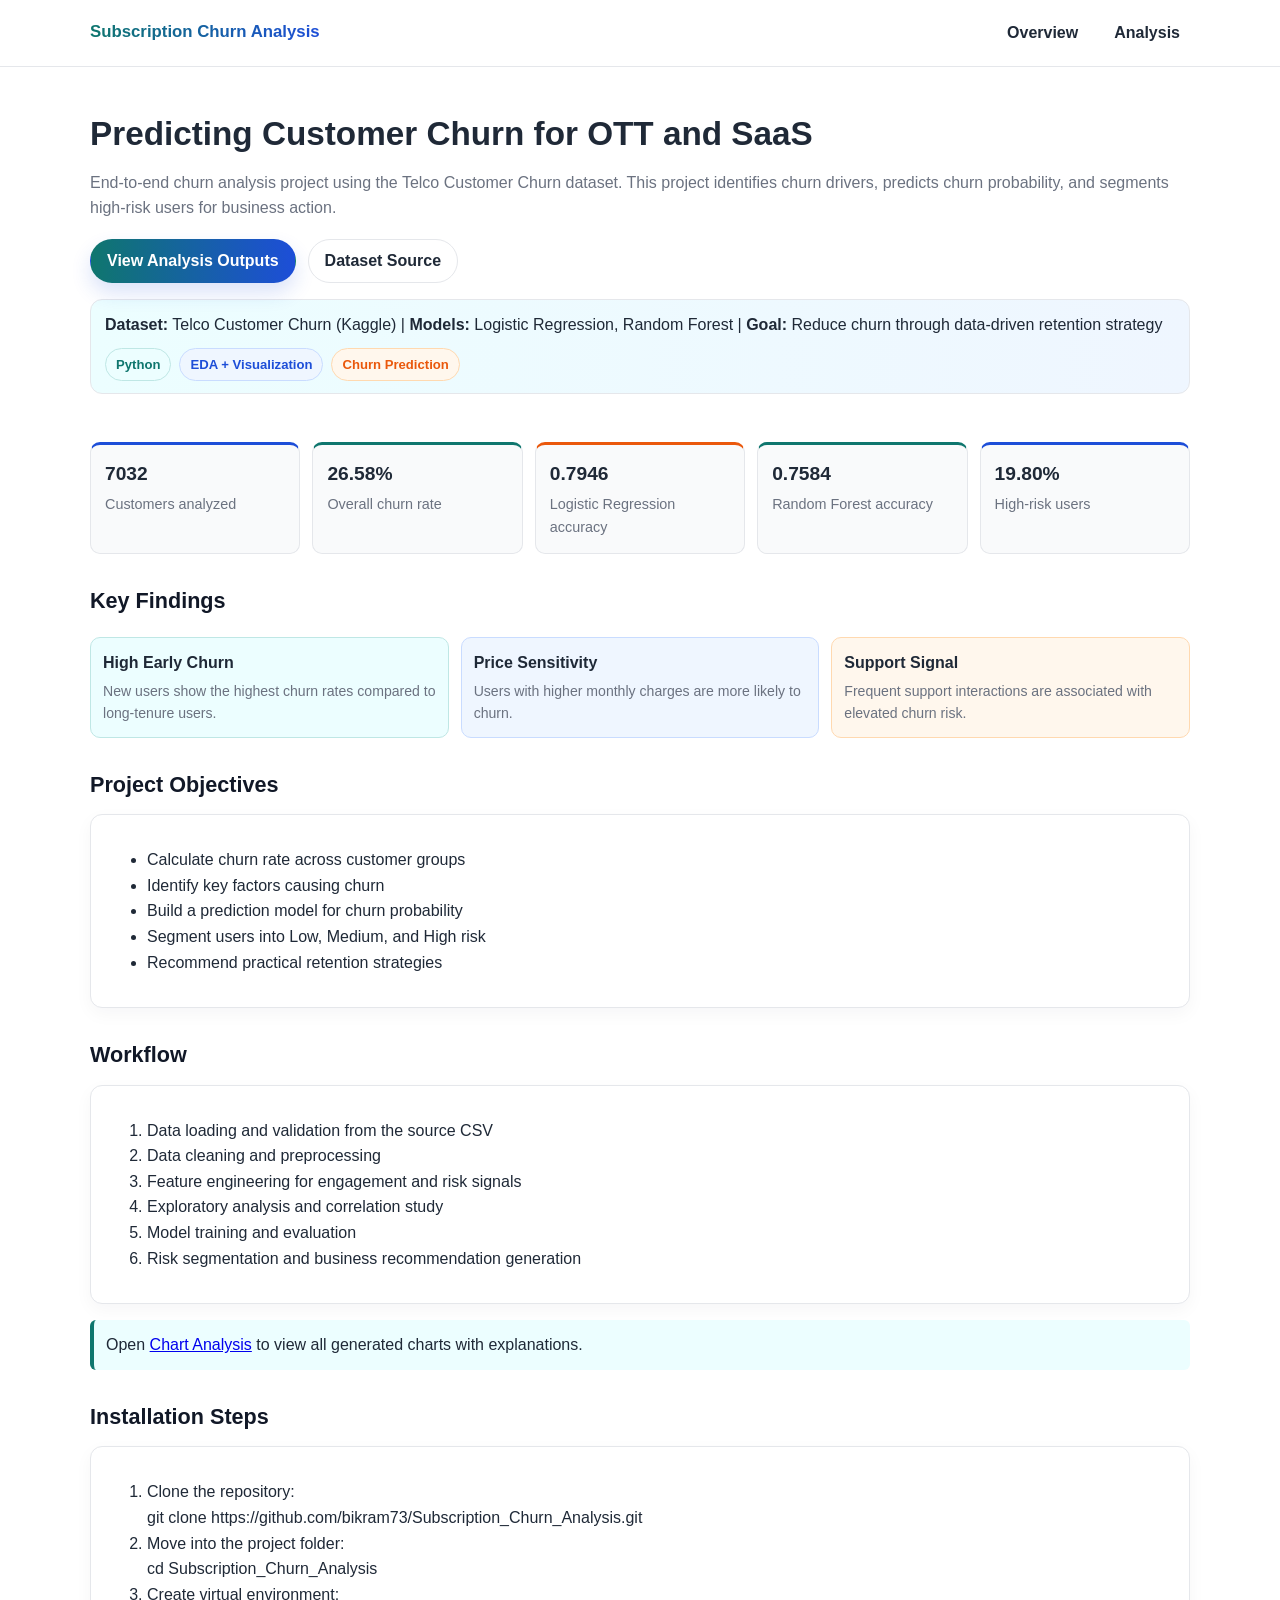
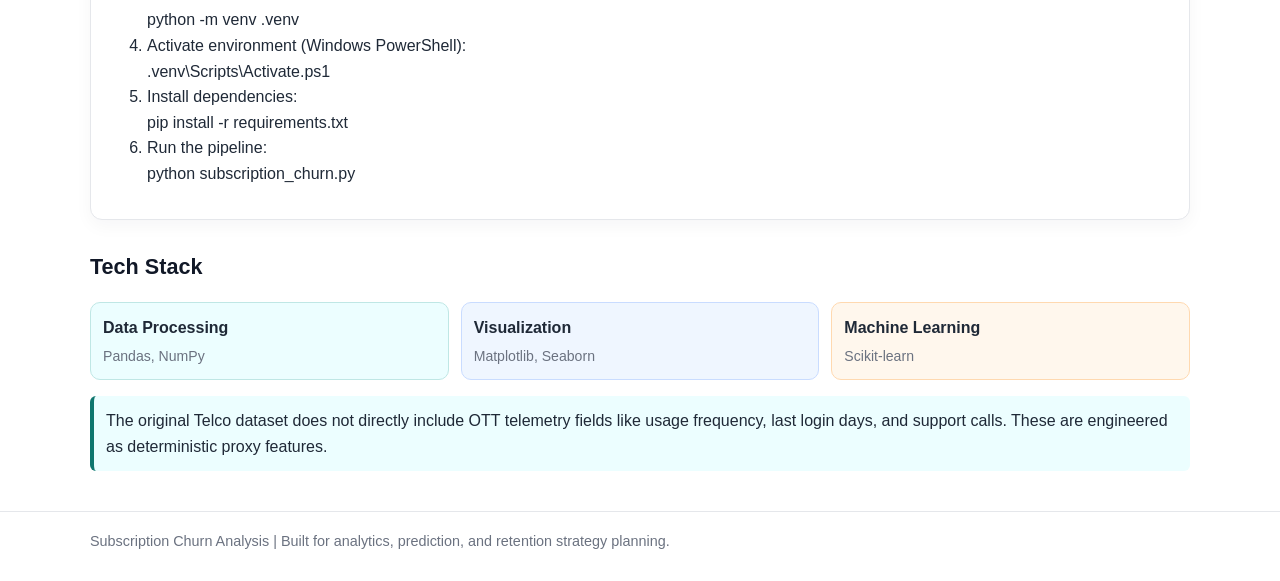
<file: templates/index.html>
<!DOCTYPE html>
<html lang="en">
<head>
	<meta charset="UTF-8" />
	<meta name="viewport" content="width=device-width, initial-scale=1.0" />
	<title>Subscription Churn Analysis</title>
	<link rel="stylesheet" href="/templates/style.css" />
</head>
<body>
	<header>
		<div class="container nav">
			<div class="brand">Subscription Churn Analysis</div>
			<nav class="nav-links">
				<a href="/">Overview</a>
				<a href="/analysis.html">Analysis</a>
			</nav>
		</div>
	</header>

	<main class="container">
		<section class="hero">
			<h1>Predicting Customer Churn for OTT and SaaS</h1>
			<p>
				End-to-end churn analysis project using the Telco Customer Churn dataset.
				This project identifies churn drivers, predicts churn probability, and segments
				high-risk users for business action.
			</p>
			<div class="hero-actions">
				<a class="button button-primary" href="/analysis.html">View Analysis Outputs</a>
				<a class="button button-secondary" href="https://www.kaggle.com/datasets/blastchar/telco-customer-churn" target="_blank" rel="noopener noreferrer">Dataset Source</a>
			</div>
			<div class="hero-banner">
				<strong>Dataset:</strong> Telco Customer Churn (Kaggle) | <strong>Models:</strong>
				Logistic Regression, Random Forest | <strong>Goal:</strong> Reduce churn through data-driven retention strategy
				<div class="chip-row">
					<span class="chip primary">Python</span>
					<span class="chip secondary">EDA + Visualization</span>
					<span class="chip accent">Churn Prediction</span>
				</div>
			</div>
		</section>

		<section class="kpi-grid">
			<article class="kpi">
				<h3>7032</h3>
				<p>Customers analyzed</p>
			</article>
			<article class="kpi">
				<h3>26.58%</h3>
				<p>Overall churn rate</p>
			</article>
			<article class="kpi">
				<h3>0.7946</h3>
				<p>Logistic Regression accuracy</p>
			</article>
			<article class="kpi">
				<h3>0.7584</h3>
				<p>Random Forest accuracy</p>
			</article>
			<article class="kpi">
				<h3>19.80%</h3>
				<p>High-risk users</p>
			</article>
		</section>

		<section class="section">
			<h2>Key Findings</h2>
			<div class="insight-grid">
				<article class="insight-card primary">
					<h3>High Early Churn</h3>
					<p>New users show the highest churn rates compared to long-tenure users.</p>
				</article>
				<article class="insight-card secondary">
					<h3>Price Sensitivity</h3>
					<p>Users with higher monthly charges are more likely to churn.</p>
				</article>
				<article class="insight-card accent">
					<h3>Support Signal</h3>
					<p>Frequent support interactions are associated with elevated churn risk.</p>
				</article>
			</div>
		</section>

		<section class="section">
			<h2>Project Objectives</h2>
			<div class="card">
				<ul>
					<li>Calculate churn rate across customer groups</li>
					<li>Identify key factors causing churn</li>
					<li>Build a prediction model for churn probability</li>
					<li>Segment users into Low, Medium, and High risk</li>
					<li>Recommend practical retention strategies</li>
				</ul>
			</div>
		</section>

		<section class="section">
			<h2>Workflow</h2>
			<div class="card">
				<ol>
					<li>Data loading and validation from the source CSV</li>
					<li>Data cleaning and preprocessing</li>
					<li>Feature engineering for engagement and risk signals</li>
					<li>Exploratory analysis and correlation study</li>
					<li>Model training and evaluation</li>
					<li>Risk segmentation and business recommendation generation</li>
				</ol>
			</div>
            <p class="note">
				Open <a href="/analysis.html">Chart Analysis</a> to view all generated charts with explanations.
			</p>
		</section>

		<section class="section">
			<h2>Installation Steps</h2>
			<div class="card">
				<ol>
					<li>Clone the repository:<br />git clone https://github.com/bikram73/Subscription_Churn_Analysis.git</li>
					<li>Move into the project folder:<br />cd Subscription_Churn_Analysis</li>
					<li>Create virtual environment:<br />python -m venv .venv</li>
					<li>Activate environment (Windows PowerShell):<br />.venv\Scripts\Activate.ps1</li>
					<li>Install dependencies:<br />pip install -r requirements.txt</li>
					<li>Run the pipeline:<br />python subscription_churn.py</li>
				</ol>
			</div>
		</section>

		<section class="section">
			<h2>Tech Stack</h2>
			<div class="insight-grid">
				<article class="insight-card primary">
					<h3>Data Processing</h3>
					<p>Pandas, NumPy</p>
				</article>
				<article class="insight-card secondary">
					<h3>Visualization</h3>
					<p>Matplotlib, Seaborn</p>
				</article>
				<article class="insight-card accent">
					<h3>Machine Learning</h3>
					<p>Scikit-learn</p>
				</article>
			</div>
			<p class="note">
				The original Telco dataset does not directly include OTT telemetry fields like usage frequency,
				last login days, and support calls. These are engineered as deterministic proxy features.
			</p>
		</section>
	</main>

	<footer>
		<div class="container">
			Subscription Churn Analysis | Built for analytics, prediction, and retention strategy planning.
		</div>
	</footer>
</body>
</html>
</file>
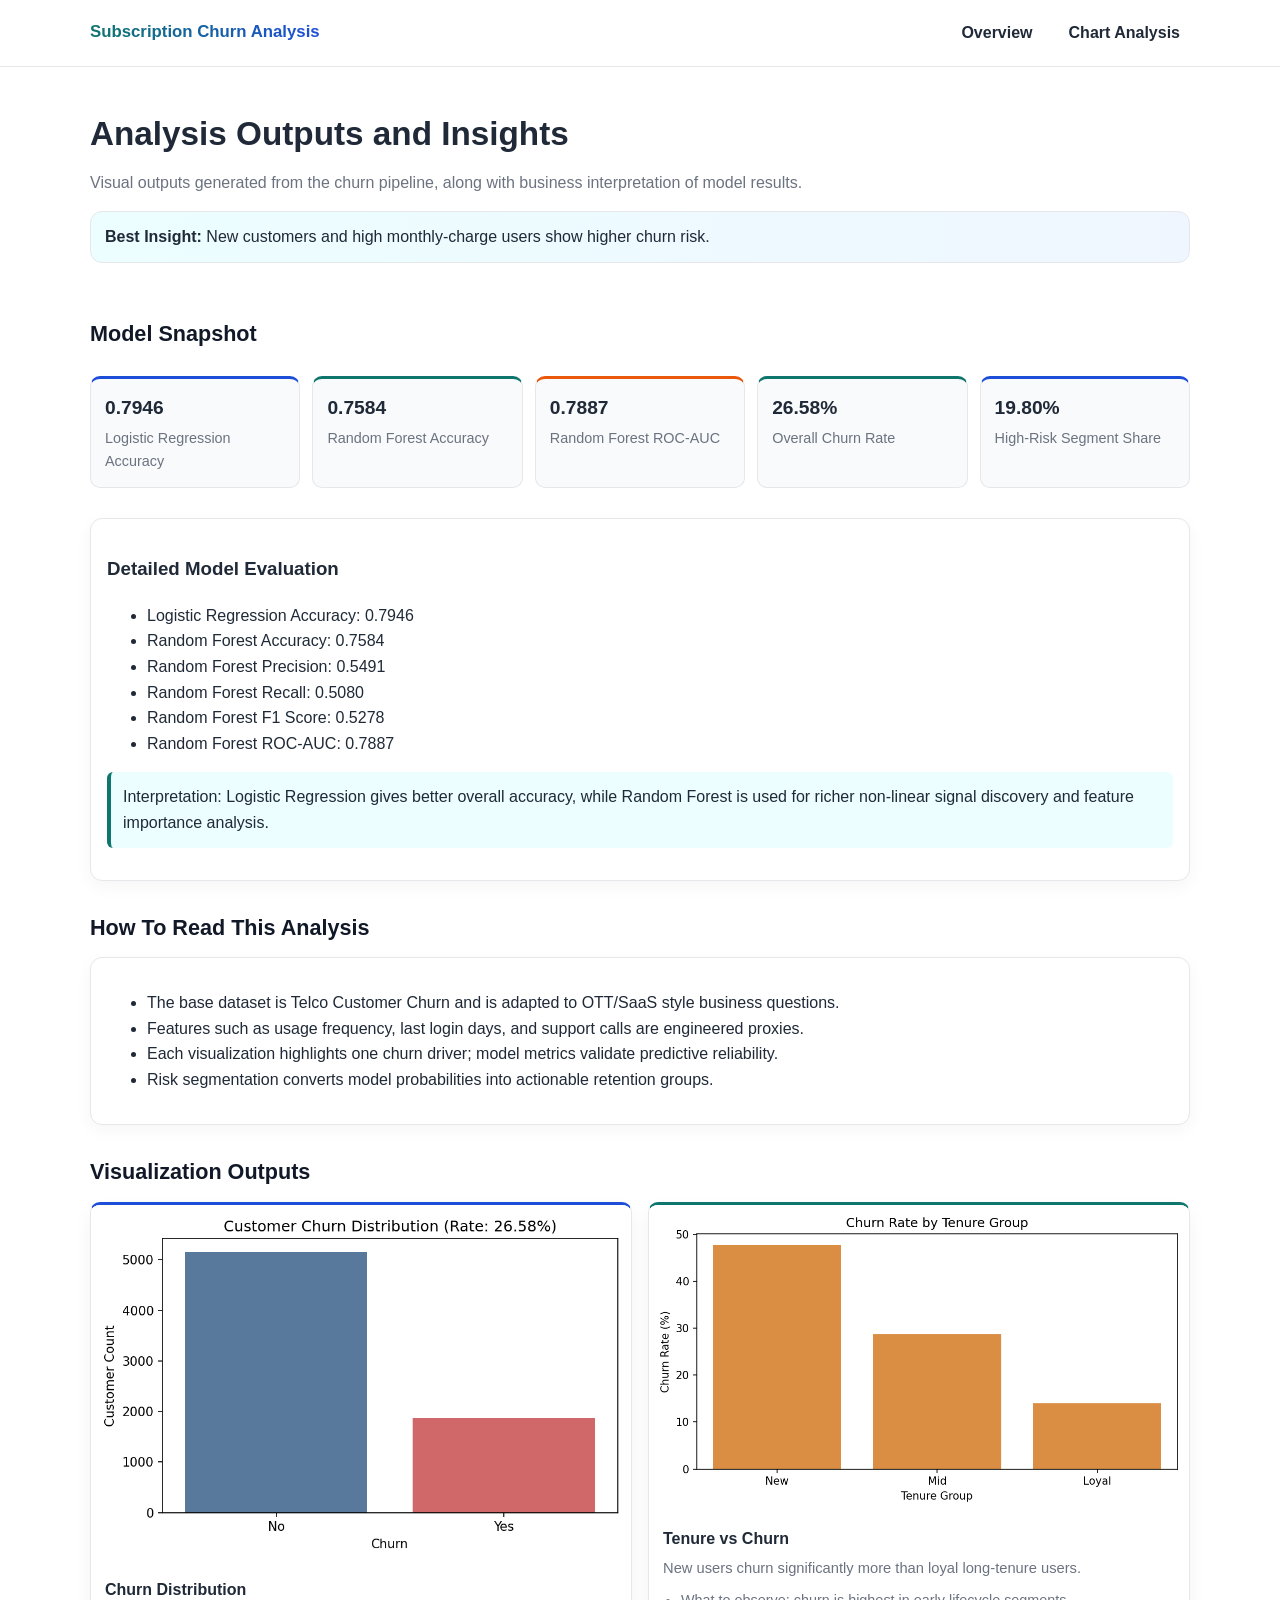
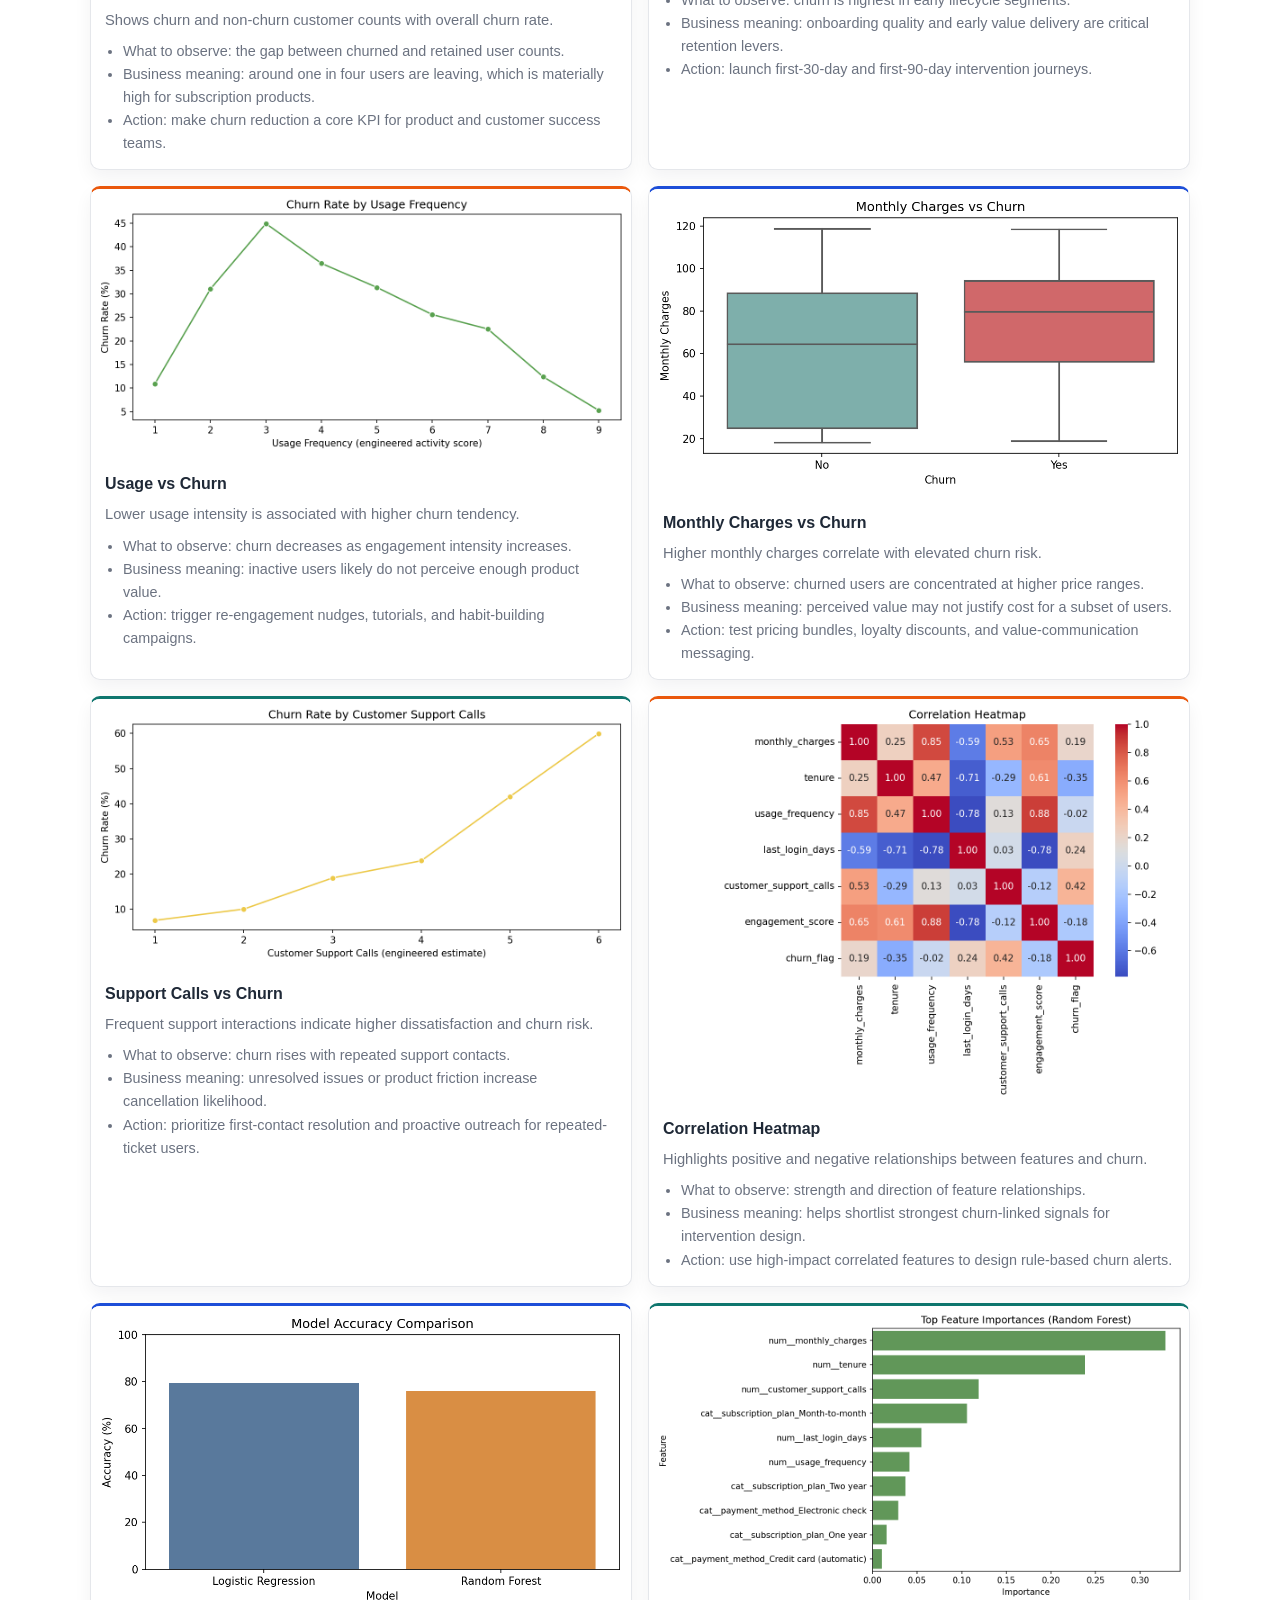
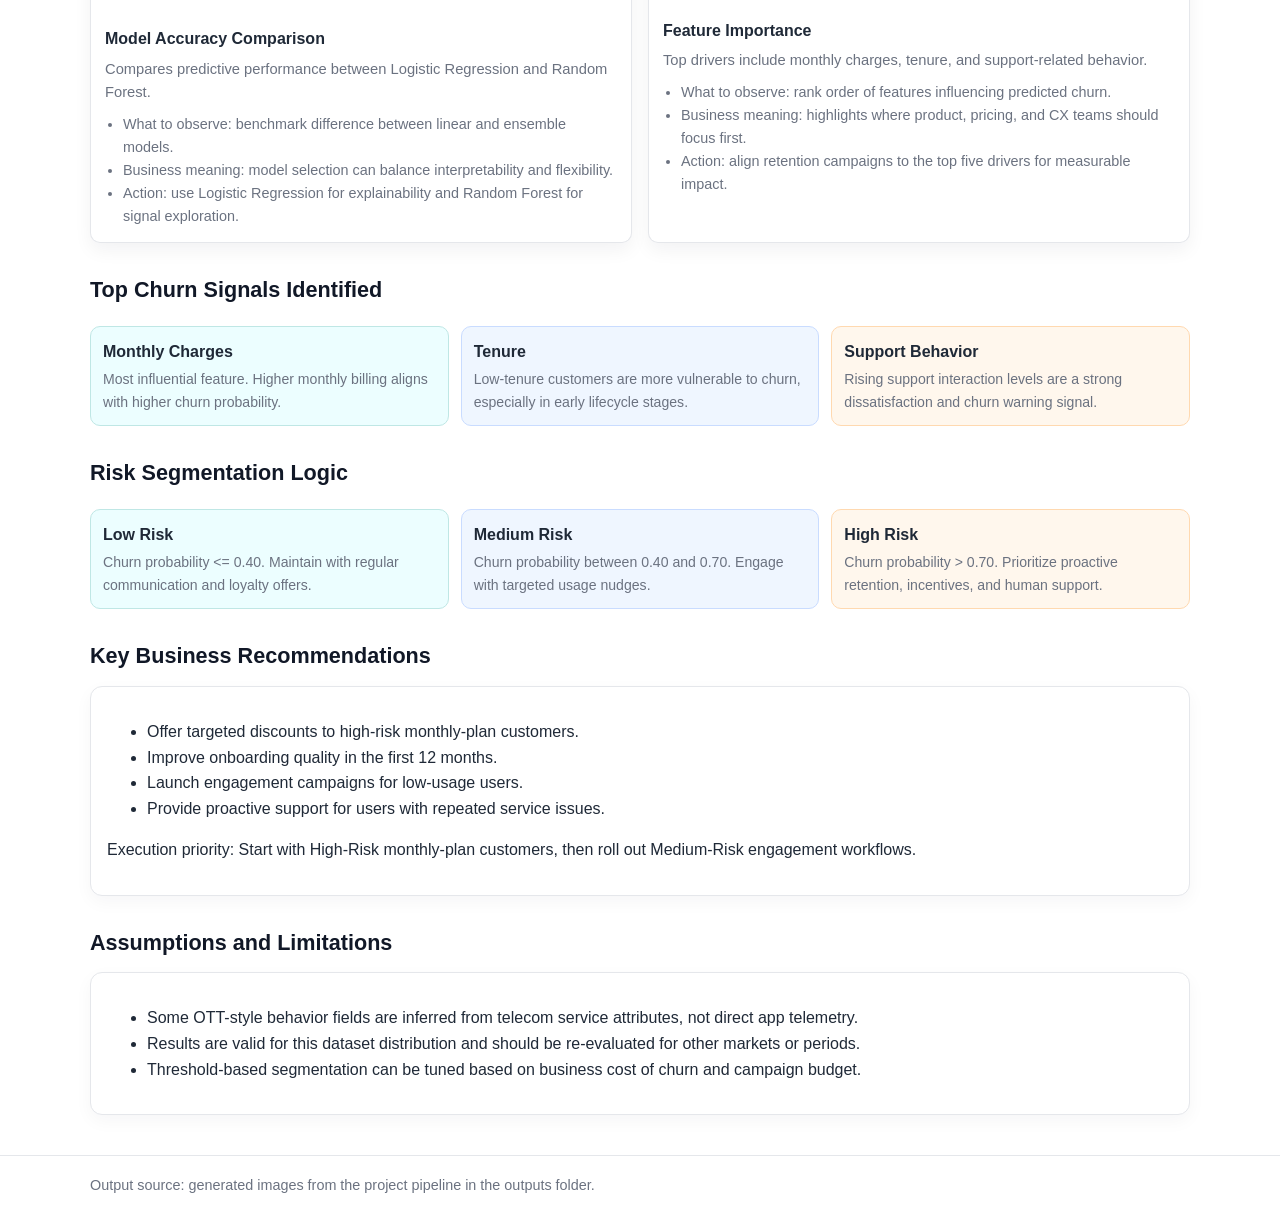
<file: templates/analysis.html>
<!DOCTYPE html>
<html lang="en">
<head>
	<meta charset="UTF-8" />
	<meta name="viewport" content="width=device-width, initial-scale=1.0" />
	<title>Churn Analysis Outputs</title>
	<link rel="stylesheet" href="/templates/style.css" />
</head>
<body>
	<header>
		<div class="container nav">
			<div class="brand">Subscription Churn Analysis</div>
			<nav class="nav-links">
				<a href="/">Overview</a>
				<a href="/analysis.html">Chart Analysis</a>
			</nav>
		</div>
	</header>

	<main class="container">
		<section class="hero">
			<h1>Analysis Outputs and Insights</h1>
			<p>
				Visual outputs generated from the churn pipeline, along with business interpretation of model results.
			</p>
			<div class="hero-banner">
				<strong>Best Insight:</strong> New customers and high monthly-charge users show higher churn risk.
			</div>
		</section>

		<section class="section">
			<h2>Model Snapshot</h2>
			<div class="kpi-grid">
				<article class="kpi">
					<h3>0.7946</h3>
					<p>Logistic Regression Accuracy</p>
				</article>
				<article class="kpi">
					<h3>0.7584</h3>
					<p>Random Forest Accuracy</p>
				</article>
				<article class="kpi">
					<h3>0.7887</h3>
					<p>Random Forest ROC-AUC</p>
				</article>
				<article class="kpi">
					<h3>26.58%</h3>
					<p>Overall Churn Rate</p>
				</article>
				<article class="kpi">
					<h3>19.80%</h3>
					<p>High-Risk Segment Share</p>
				</article>
			</div>
			<div class="card">
				<h3>Detailed Model Evaluation</h3>
				<ul>
					<li>Logistic Regression Accuracy: 0.7946</li>
					<li>Random Forest Accuracy: 0.7584</li>
					<li>Random Forest Precision: 0.5491</li>
					<li>Random Forest Recall: 0.5080</li>
					<li>Random Forest F1 Score: 0.5278</li>
					<li>Random Forest ROC-AUC: 0.7887</li>
				</ul>
				<p class="note">
					Interpretation: Logistic Regression gives better overall accuracy, while Random Forest is used for richer non-linear signal discovery and feature importance analysis.
				</p>
			</div>
		</section>

		<section class="section">
			<h2>How To Read This Analysis</h2>
			<div class="card">
				<ul>
					<li>The base dataset is Telco Customer Churn and is adapted to OTT/SaaS style business questions.</li>
					<li>Features such as usage frequency, last login days, and support calls are engineered proxies.</li>
					<li>Each visualization highlights one churn driver; model metrics validate predictive reliability.</li>
					<li>Risk segmentation converts model probabilities into actionable retention groups.</li>
				</ul>
			</div>
		</section>

		<section class="section">
			<h2>Visualization Outputs</h2>
			<div class="chart-grid">
				<article class="chart-card">
					<img src="../outputs/churn_rate.png" alt="Churn rate distribution chart" />
					<div class="chart-copy">
						<h3>Churn Distribution</h3>
						<p>Shows churn and non-churn customer counts with overall churn rate.</p>
						<ul>
							<li>What to observe: the gap between churned and retained user counts.</li>
							<li>Business meaning: around one in four users are leaving, which is materially high for subscription products.</li>
							<li>Action: make churn reduction a core KPI for product and customer success teams.</li>
						</ul>
					</div>
				</article>

				<article class="chart-card">
					<img src="../outputs/tenure_churn.png" alt="Tenure versus churn chart" />
					<div class="chart-copy">
						<h3>Tenure vs Churn</h3>
						<p>New users churn significantly more than loyal long-tenure users.</p>
						<ul>
							<li>What to observe: churn is highest in early lifecycle segments.</li>
							<li>Business meaning: onboarding quality and early value delivery are critical retention levers.</li>
							<li>Action: launch first-30-day and first-90-day intervention journeys.</li>
						</ul>
					</div>
				</article>

				<article class="chart-card">
					<img src="../outputs/usage_churn.png" alt="Usage frequency versus churn chart" />
					<div class="chart-copy">
						<h3>Usage vs Churn</h3>
						<p>Lower usage intensity is associated with higher churn tendency.</p>
						<ul>
							<li>What to observe: churn decreases as engagement intensity increases.</li>
							<li>Business meaning: inactive users likely do not perceive enough product value.</li>
							<li>Action: trigger re-engagement nudges, tutorials, and habit-building campaigns.</li>
						</ul>
					</div>
				</article>

				<article class="chart-card">
					<img src="../outputs/charges_churn.png" alt="Monthly charges versus churn boxplot" />
					<div class="chart-copy">
						<h3>Monthly Charges vs Churn</h3>
						<p>Higher monthly charges correlate with elevated churn risk.</p>
						<ul>
							<li>What to observe: churned users are concentrated at higher price ranges.</li>
							<li>Business meaning: perceived value may not justify cost for a subset of users.</li>
							<li>Action: test pricing bundles, loyalty discounts, and value-communication messaging.</li>
						</ul>
					</div>
				</article>

				<article class="chart-card">
					<img src="../outputs/support_churn.png" alt="Support calls versus churn chart" />
					<div class="chart-copy">
						<h3>Support Calls vs Churn</h3>
						<p>Frequent support interactions indicate higher dissatisfaction and churn risk.</p>
						<ul>
							<li>What to observe: churn rises with repeated support contacts.</li>
							<li>Business meaning: unresolved issues or product friction increase cancellation likelihood.</li>
							<li>Action: prioritize first-contact resolution and proactive outreach for repeated-ticket users.</li>
						</ul>
					</div>
				</article>

				<article class="chart-card">
					<img src="../outputs/correlation_heatmap.png" alt="Correlation heatmap" />
					<div class="chart-copy">
						<h3>Correlation Heatmap</h3>
						<p>Highlights positive and negative relationships between features and churn.</p>
						<ul>
							<li>What to observe: strength and direction of feature relationships.</li>
							<li>Business meaning: helps shortlist strongest churn-linked signals for intervention design.</li>
							<li>Action: use high-impact correlated features to design rule-based churn alerts.</li>
						</ul>
					</div>
				</article>

				<article class="chart-card">
					<img src="../outputs/model_accuracy.png" alt="Model accuracy comparison chart" />
					<div class="chart-copy">
						<h3>Model Accuracy Comparison</h3>
						<p>Compares predictive performance between Logistic Regression and Random Forest.</p>
						<ul>
							<li>What to observe: benchmark difference between linear and ensemble models.</li>
							<li>Business meaning: model selection can balance interpretability and flexibility.</li>
							<li>Action: use Logistic Regression for explainability and Random Forest for signal exploration.</li>
						</ul>
					</div>
				</article>

				<article class="chart-card">
					<img src="../outputs/feature_importance.png" alt="Feature importance chart" />
					<div class="chart-copy">
						<h3>Feature Importance</h3>
						<p>Top drivers include monthly charges, tenure, and support-related behavior.</p>
						<ul>
							<li>What to observe: rank order of features influencing predicted churn.</li>
							<li>Business meaning: highlights where product, pricing, and CX teams should focus first.</li>
							<li>Action: align retention campaigns to the top five drivers for measurable impact.</li>
						</ul>
					</div>
				</article>
			</div>
		</section>

		<section class="section">
			<h2>Top Churn Signals Identified</h2>
			<div class="insight-grid">
				<article class="insight-card primary">
					<h3>Monthly Charges</h3>
					<p>Most influential feature. Higher monthly billing aligns with higher churn probability.</p>
				</article>
				<article class="insight-card secondary">
					<h3>Tenure</h3>
					<p>Low-tenure customers are more vulnerable to churn, especially in early lifecycle stages.</p>
				</article>
				<article class="insight-card accent">
					<h3>Support Behavior</h3>
					<p>Rising support interaction levels are a strong dissatisfaction and churn warning signal.</p>
				</article>
			</div>
		</section>

		<section class="section">
			<h2>Risk Segmentation Logic</h2>
			<div class="insight-grid">
				<article class="insight-card primary">
					<h3>Low Risk</h3>
					<p>Churn probability <= 0.40. Maintain with regular communication and loyalty offers.</p>
				</article>
				<article class="insight-card secondary">
					<h3>Medium Risk</h3>
					<p>Churn probability between 0.40 and 0.70. Engage with targeted usage nudges.</p>
				</article>
				<article class="insight-card accent">
					<h3>High Risk</h3>
					<p>Churn probability > 0.70. Prioritize proactive retention, incentives, and human support.</p>
				</article>
			</div>
		</section>

		<section class="section">
			<h2>Key Business Recommendations</h2>
			<div class="card">
				<ul>
					<li>Offer targeted discounts to high-risk monthly-plan customers.</li>
					<li>Improve onboarding quality in the first 12 months.</li>
					<li>Launch engagement campaigns for low-usage users.</li>
					<li>Provide proactive support for users with repeated service issues.</li>
				</ul>
				<p>
					Execution priority: Start with High-Risk monthly-plan customers, then roll out Medium-Risk engagement workflows.
				</p>
			</div>
		</section>

		<section class="section">
			<h2>Assumptions and Limitations</h2>
			<div class="card">
				<ul>
					<li>Some OTT-style behavior fields are inferred from telecom service attributes, not direct app telemetry.</li>
					<li>Results are valid for this dataset distribution and should be re-evaluated for other markets or periods.</li>
					<li>Threshold-based segmentation can be tuned based on business cost of churn and campaign budget.</li>
				</ul>
			</div>
		</section>
	</main>

	<footer>
		<div class="container">
			Output source: generated images from the project pipeline in the outputs folder.
		</div>
	</footer>
</body>
</html>
</file>
<file: templates/style.css>
/* Clean white-theme styling for project pages */
:root {
  --bg: #ffffff;
  --text: #1f2937;
  --muted: #6b7280;
  --line: #e5e7eb;
  --primary: #0f766e;
  --secondary: #1d4ed8;
  --accent: #ea580c;
  --warn: #dc2626;
  --primary-soft: #ecfeff;
  --secondary-soft: #eff6ff;
  --accent-soft: #fff7ed;
  --card: #f9fafb;
}

* {
  box-sizing: border-box;
}

body {
  margin: 0;
  font-family: "Segoe UI", Tahoma, Geneva, Verdana, sans-serif;
  background: var(--bg);
  color: var(--text);
  line-height: 1.6;
}

.container {
  width: min(1100px, 92%);
  margin: 0 auto;
}

header {
  border-bottom: 1px solid var(--line);
  background: #fff;
  position: sticky;
  top: 0;
  z-index: 10;
}

.nav {
  display: flex;
  justify-content: space-between;
  align-items: center;
  padding: 14px 0;
}

.brand {
  font-size: 1.05rem;
  font-weight: 700;
  color: var(--primary);
  background: linear-gradient(90deg, var(--primary), var(--secondary));
  -webkit-background-clip: text;
  background-clip: text;
  color: transparent;
}

.nav-links {
  display: flex;
  gap: 16px;
}

.nav-links a {
  text-decoration: none;
  color: var(--text);
  font-weight: 600;
  padding: 6px 10px;
  border-radius: 8px;
}

.nav-links a:hover {
  color: var(--secondary);
  background: var(--secondary-soft);
}

.hero {
  padding: 40px 0 24px;
}

.hero h1 {
  margin: 0 0 10px;
  font-size: clamp(1.5rem, 2.6vw, 2.2rem);
}

.hero p {
  margin: 0;
  color: var(--muted);
}

.hero-actions {
  display: flex;
  flex-wrap: wrap;
  gap: 12px;
  margin-top: 18px;
}

.button {
  display: inline-flex;
  align-items: center;
  justify-content: center;
  min-height: 44px;
  padding: 0 16px;
  border-radius: 999px;
  border: 1px solid transparent;
  font-weight: 700;
  text-decoration: none;
  transition: transform 0.2s ease, box-shadow 0.2s ease, background-color 0.2s ease,
    color 0.2s ease, border-color 0.2s ease;
}

.button:hover {
  transform: translateY(-1px);
}

.button-primary {
  background: linear-gradient(90deg, var(--primary), var(--secondary));
  color: #fff;
  box-shadow: 0 10px 20px rgba(29, 78, 216, 0.16);
}

.button-primary:hover {
  box-shadow: 0 14px 24px rgba(29, 78, 216, 0.22);
  color: #fff;
}

.button-secondary {
  background: #fff;
  color: var(--text);
  border-color: var(--line);
}

.button-secondary:hover {
  border-color: #c9dcff;
  background: var(--secondary-soft);
  color: var(--secondary);
}

.hero-banner {
  margin-top: 16px;
  border: 1px solid var(--line);
  background: linear-gradient(90deg, var(--primary-soft), var(--secondary-soft));
  border-radius: 12px;
  padding: 12px 14px;
}

.chip-row {
  display: flex;
  flex-wrap: wrap;
  gap: 8px;
  margin-top: 10px;
}

.chip {
  font-size: 0.82rem;
  font-weight: 600;
  border: 1px solid transparent;
  border-radius: 999px;
  padding: 5px 10px;
}

.chip.primary {
  color: var(--primary);
  background: var(--primary-soft);
  border-color: #bfe7e5;
}

.chip.secondary {
  color: var(--secondary);
  background: var(--secondary-soft);
  border-color: #c9dcff;
}

.chip.accent {
  color: var(--accent);
  background: var(--accent-soft);
  border-color: #ffd9b0;
}

.kpi-grid {
  display: grid;
  grid-template-columns: repeat(5, minmax(120px, 1fr));
  gap: 12px;
  margin: 24px 0 30px;
}

.kpi {
  background: var(--card);
  border: 1px solid var(--line);
  border-radius: 10px;
  padding: 14px;
  border-top: 3px solid var(--secondary);
}

.kpi:nth-child(2n) {
  border-top-color: var(--primary);
}

.kpi:nth-child(3n) {
  border-top-color: var(--accent);
}

.kpi h3 {
  margin: 0;
  font-size: 1.2rem;
}

.kpi p {
  margin: 4px 0 0;
  color: var(--muted);
  font-size: 0.9rem;
}

.section {
  margin: 30px 0;
}

.section h2 {
  margin: 0 0 12px;
  font-size: 1.35rem;
  color: #111827;
}

.card {
  border: 1px solid var(--line);
  border-radius: 12px;
  padding: 16px;
  background: #fff;
  box-shadow: 0 6px 18px rgba(15, 23, 42, 0.04);
}

.note {
  border-left: 4px solid var(--primary);
  background: var(--primary-soft);
  padding: 12px;
  border-radius: 6px;
}

.chart-grid {
  display: grid;
  grid-template-columns: repeat(2, minmax(280px, 1fr));
  gap: 16px;
}

.chart-card {
  border: 1px solid var(--line);
  border-radius: 10px;
  background: #fff;
  overflow: hidden;
  box-shadow: 0 8px 18px rgba(15, 23, 42, 0.05);
}

.chart-card:nth-child(3n + 1) {
  border-top: 3px solid var(--secondary);
}

.chart-card:nth-child(3n + 2) {
  border-top: 3px solid var(--primary);
}

.chart-card:nth-child(3n + 3) {
  border-top: 3px solid var(--accent);
}

.chart-card img {
  width: 100%;
  display: block;
  background: #fff;
}

.chart-copy {
  padding: 12px 14px 14px;
}

.chart-copy h3 {
  margin: 0 0 6px;
  font-size: 1rem;
}

.chart-copy p {
  margin: 0;
  color: var(--muted);
  font-size: 0.92rem;
}

.chart-copy ul {
  margin: 8px 0 0;
  color: var(--muted);
  padding-left: 18px;
  font-size: 0.9rem;
}

.insight-grid {
  display: grid;
  grid-template-columns: repeat(3, minmax(180px, 1fr));
  gap: 12px;
  margin: 18px 0 10px;
}

.insight-card {
  border: 1px solid var(--line);
  border-radius: 10px;
  padding: 12px;
  background: #fff;
}

.insight-card h3 {
  margin: 0;
  font-size: 1rem;
}

.insight-card p {
  margin: 4px 0 0;
  color: var(--muted);
  font-size: 0.88rem;
}

.insight-card.primary {
  background: var(--primary-soft);
  border-color: #bfe7e5;
}

.insight-card.secondary {
  background: var(--secondary-soft);
  border-color: #c9dcff;
}

.insight-card.accent {
  background: var(--accent-soft);
  border-color: #ffd9b0;
}

footer {
  margin-top: 40px;
  border-top: 1px solid var(--line);
  color: var(--muted);
  font-size: 0.9rem;
  padding: 18px 0 28px;
}

@media (max-width: 860px) {
  .hero-actions {
    flex-direction: column;
    align-items: stretch;
  }

  .kpi-grid {
    grid-template-columns: repeat(2, minmax(140px, 1fr));
  }

  .chart-grid {
    grid-template-columns: 1fr;
  }

  .insight-grid {
    grid-template-columns: 1fr;
  }
}
</file>
